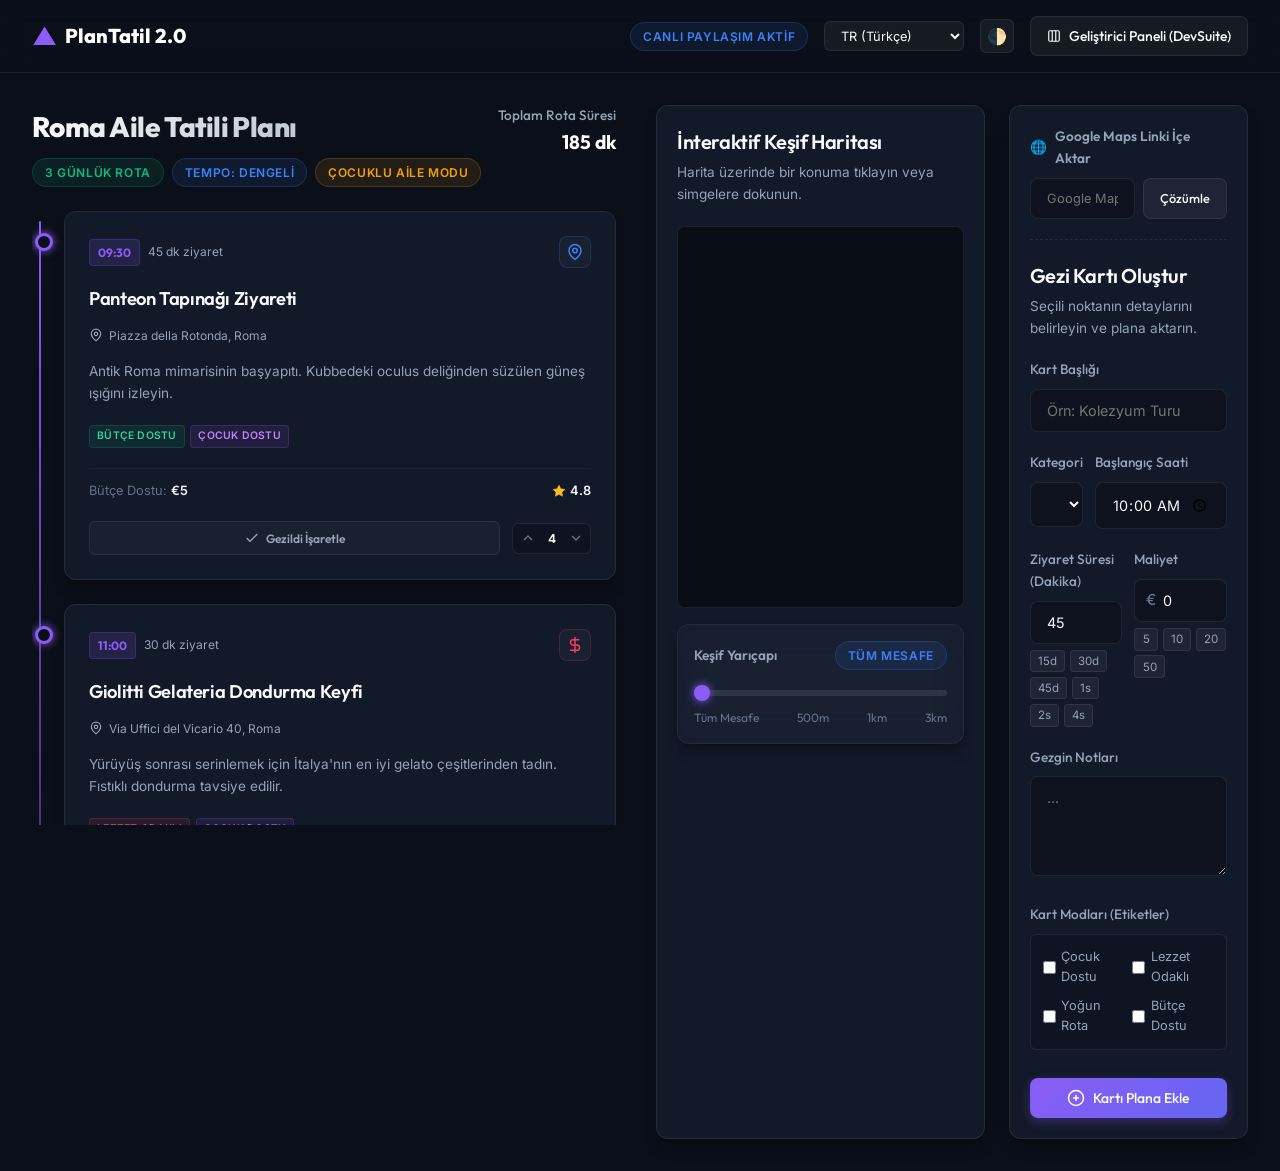
<file: src/index.html>
<!DOCTYPE html>
<html lang="tr">
<head>
    <meta charset="UTF-8">
    <meta name="viewport" content="width=device-width, initial-scale=1.0">
    <title>PlanTatil 2.0 - Roma Tatili Planı</title>
    <!-- Google Fonts -->
    <link rel="preconnect" href="https://fonts.googleapis.com">
    <link rel="preconnect" href="https://fonts.gstatic.com" crossorigin>
    <link href="https://fonts.googleapis.com/css2?family=Inter:wght@300;400;500;600;700&family=Outfit:wght@300;400;500;600;700;800&display=swap" rel="stylesheet">
    
    <!-- Shared core css -->
    <link rel="stylesheet" href="css/core.css">
    
    <style>
        body {
            background-color: var(--bg-dark);
            min-height: 100vh;
            display: flex;
            flex-direction: column;
        }
        
        .main-header {
            border-bottom: 1px solid var(--border-color);
            background: rgba(11, 15, 25, 0.8);
            backdrop-filter: blur(12px);
            position: sticky;
            top: 0;
            z-index: 100;
        }
        
        .header-content {
            display: flex;
            justify-content: space-between;
            align-items: center;
            padding: 1rem 2rem;
            max-width: 1400px;
            margin: 0 auto;
            width: 100%;
        }
        
        .brand {
            display: flex;
            align-items: center;
            gap: 0.5rem;
            font-family: var(--font-heading);
            font-weight: 800;
            font-size: 1.25rem;
            color: #fff;
            text-decoration: none;
        }
        
        .brand-icon {
            color: var(--primary);
            font-size: 1.5rem;
        }
        
        .app-layout {
            display: grid;
            grid-template-columns: 1fr 1fr;
            gap: 2rem;
            max-width: 1400px;
            margin: 0 auto;
            padding: 2rem;
            flex: 1;
            width: 100%;
        }
        
        @media (max-width: 1024px) {
            .app-layout {
                grid-template-columns: 1fr;
            }
        }
        
        .plan-column {
            display: flex;
            flex-direction: column;
            gap: 1.5rem;
            overflow-y: auto;
            max-height: 80vh;
            padding-right: 0.5rem;
        }
        
        .plan-title-area {
            display: flex;
            justify-content: space-between;
            align-items: flex-start;
        }
        
        .plan-meta {
            display: flex;
            gap: 0.5rem;
            margin-top: 0.5rem;
            flex-wrap: wrap;
        }
        
        .timeline-wrapper {
            position: relative;
            padding-left: 2rem;
            display: flex;
            flex-direction: column;
            gap: 1.5rem;
        }
        
        /* Vertical line for timeline */
        .timeline-wrapper::before {
            content: '';
            position: absolute;
            top: 10px;
            bottom: 10px;
            left: 7px;
            width: 2px;
            background: linear-gradient(180deg, var(--primary) 0%, rgba(139, 92, 246, 0.05) 100%);
            border-radius: 1px;
        }
        
        .timeline-node {
            position: relative;
        }
        
        /* Node bullet point */
        .timeline-node::after {
            content: '';
            position: absolute;
            left: -29px;
            top: 22px;
            width: 12px;
            height: 12px;
            border-radius: 50%;
            background: var(--bg-dark);
            border: 3px solid var(--primary);
            z-index: 5;
            box-shadow: 0 0 8px var(--primary);
            transition: var(--transition);
        }
        
        .timeline-node.completed::after {
            border-color: var(--secondary);
            box-shadow: 0 0 8px var(--secondary);
        }
        
        .creator-column {
            display: flex;
            flex-direction: column;
            gap: 1.5rem;
        }
        
        /* Shared css styles inside index.html for component overrides if any */
        .creator-column .map-panel {
            padding: 1.25rem !important;
        }
        .creator-column .form-panel {
            padding: 1.25rem !important;
        }
    </style>
</head>
<body>

    <!-- Header Navigation -->
    <header class="main-header">
        <div class="header-content">
            <a href="#" class="brand">
                <span class="brand-icon">▲</span> PlanTatil 2.0
            </a>
            
            <div style="display: flex; gap: 1rem; align-items: center;">
                <span class="pt-badge pt-badge-progress" id="live-share-badge">Canlı Paylaşım Aktif</span>
                
                <!-- Language Selector Dropdown -->
                <select id="lang-select" class="pt-select" style="width: auto; padding: 0.35rem 1.8rem 0.35rem 0.75rem; font-size: 0.8rem; height: auto; background-color: rgba(255,255,255,0.05); border-color: var(--border-color); color: var(--text-primary); cursor: pointer; border-radius: 6px;">
                    <option value="tr" selected>TR (Türkçe)</option>
                    <option value="en">EN (English)</option>
                </select>

                <!-- Theme Toggle Button -->
                <button id="theme-toggle-btn" class="pt-btn pt-btn-secondary" style="padding: 0.5rem; width: 34px; height: 34px; border-radius: 6px; display: flex; align-items: center; justify-content: center; font-size: 1rem;" title="Tema Değiştir">
                    🌓
                </button>

                <a href="../dev_suite.html" class="pt-btn pt-btn-secondary" id="dev-suite-link" style="padding: 0.5rem 1rem;">
                    <svg width="14" height="14" viewBox="0 0 24 24" fill="none" stroke="currentColor" stroke-width="2"><rect x="3" y="3" width="18" height="18" rx="2" ry="2"/><line x1="9" y1="3" x2="9" y2="21"/><line x1="15" y1="3" x2="15" y2="21"/></svg>
                    Geliştirici Paneli (DevSuite)
                </a>
            </div>
        </div>
    </header>

    <div class="app-layout">
        <!-- Left: Plan timeline -->
        <div class="plan-column">
            <div class="plan-title-area">
                <div>
                    <h2 class="pt-section-title" id="plan-title" style="font-size: 1.75rem; margin: 0;">Roma Aile Tatili Planı</h2>
                    <div class="plan-meta">
                        <span class="pt-badge pt-badge-completed" id="duration-unit">3 Günlük Rota</span>
                        <span class="pt-badge pt-badge-progress" id="tempo-unit">Tempo: Dengeli</span>
                        <span class="pt-badge pt-badge-planned" id="child-unit">Çocuklu Aile Modu</span>
                    </div>
                </div>
                <div style="text-align: right;">
                    <span class="pt-label" id="total-duration-lbl" style="margin: 0;">Toplam Rota Süresi</span>
                    <strong style="font-family: var(--font-heading); font-size: 1.2rem; color: #fff;" id="total-duration-display">305 dk</strong>
                </div>
            </div>
            
            <div class="timeline-wrapper" id="plan-timeline-mount">
                <!-- Travel Card components will render here -->
            </div>
        </div>
        
        <!-- Right: Map card creator -->
        <div class="creator-column">
            <div id="map-creator-mount">
                <!-- MapCardCreator component mounts here -->
            </div>
        </div>
    </div>

    <!-- Import Reusable Component scripts -->
    <script src="js/locales.js"></script>
    <script src="components/travel-card.js"></script>
    <script src="components/map-card-creator.js"></script>
    
    <script>
        // Initial Plan Stops Mock Data
        const initialStops = [
            {
                id: 'stop_1',
                title: 'Panteon Tapınağı Ziyareti',
                type: 'place',
                time: '09:30',
                duration: 45,
                cost: '€5',
                location: 'Piazza della Rotonda, Roma',
                description: 'Antik Roma mimarisinin başyapıtı. Kubbedeki oculus deliğinden süzülen güneş ışığını izleyin.',
                rating: 4.8,
                votes: 4,
                completed: false,
                modes: ['budget', 'child-friendly']
            },
            {
                id: 'stop_2',
                title: 'Giolitti Gelateria Dondurma Keyfi',
                type: 'food',
                time: '11:00',
                duration: 30,
                cost: '€6.50',
                location: 'Via Uffici del Vicario 40, Roma',
                description: 'Yürüyüş sonrası serinlemek için İtalya\'nın en iyi gelato çeşitlerinden tadın. Fıstıklı dondurma tavsiye edilir.',
                rating: 4.7,
                votes: 9,
                completed: false,
                modes: ['gourmet', 'child-friendly']
            },
            {
                id: 'stop_3',
                title: 'Kolezyum Rehberli Turu',
                type: 'place',
                time: '13:00',
                duration: 110,
                cost: '€25',
                location: 'Piazza del Colosseo, Roma',
                description: 'Gladyatör giriş tüneli ve arena zeminine erişim dahil. Giriş saatinizden 15 dakika önce kapıda olun.',
                rating: 4.9,
                votes: 5,
                completed: false,
                modes: ['heavy']
            }
        ];

        const timelineMount = document.getElementById('plan-timeline-mount');
        const mapMount = document.getElementById('map-creator-mount');
        const durationDisplay = document.getElementById('total-duration-display');
        
        let loadedStops = [...initialStops];
        let cardInstances = [];
        let currentLang = 'tr';

        function calculateTotalDuration() {
            const total = loadedStops.reduce((sum, stop) => sum + stop.duration, 0);
            const unit = currentLang === 'tr' ? 'dk' : 'min';
            durationDisplay.textContent = `${total} ${unit}`;
        }

        function renderTimeline() {
            timelineMount.innerHTML = '';
            cardInstances = [];
            
            // Sort by time
            loadedStops.sort((a, b) => a.time.localeCompare(b.time));
            
            loadedStops.forEach(stop => {
                const nodeDiv = document.createElement('div');
                nodeDiv.className = `timeline-node ${stop.completed ? 'completed' : ''}`;
                
                const card = new TravelCard(stop, {
                    compact: false,
                    interactive: true,
                    lang: currentLang,
                    onStateChange: (updatedData) => {
                        const idx = loadedStops.findIndex(s => s.id === updatedData.id);
                        if (idx !== -1) {
                            loadedStops[idx] = updatedData;
                            nodeDiv.className = `timeline-node ${updatedData.completed ? 'completed' : ''}`;
                        }
                    }
                });
                
                card.render(nodeDiv);
                timelineMount.appendChild(nodeDiv);
                cardInstances.push(card);
            });
            
            calculateTotalDuration();
        }

        function updateStaticTexts() {
            const dictionary = PLAN_TATIL_LOCALES[currentLang];
            document.getElementById('live-share-badge').textContent = dictionary.live_share;
            document.getElementById('dev-suite-link').innerHTML = `
                <svg width="14" height="14" viewBox="0 0 24 24" fill="none" stroke="currentColor" stroke-width="2"><rect x="3" y="3" width="18" height="18" rx="2" ry="2"/><line x1="9" y1="3" x2="9" y2="21"/><line x1="15" y1="3" x2="15" y2="21"/></svg>
                ${dictionary.dev_panel}
            `;
            document.getElementById('total-duration-lbl').textContent = dictionary.total_duration;
            
            // Translate header blocks
            document.getElementById('plan-title').textContent = currentLang === 'tr' ? 'Roma Aile Tatili Planı' : 'Rome Family Trip Plan';
            document.getElementById('duration-unit').textContent = currentLang === 'tr' ? '3 Günlük Rota' : '3-Day Route';
            document.getElementById('tempo-unit').textContent = currentLang === 'tr' ? 'Tempo: Dengeli' : 'Pace: Balanced';
            document.getElementById('child-unit').textContent = currentLang === 'tr' ? 'Çocuklu Aile Modu' : 'Child Friendly Mode';
        }

        // Initialize Map Card Creator Component
        const mapCreator = new MapCardCreator({
            lang: currentLang,
            onCardCreated: (newCardData) => {
                loadedStops.push(newCardData);
                renderTimeline();
                
                // Alert confirmation style animation
                const dictionary = PLAN_TATIL_LOCALES[currentLang];
                const alertBanner = document.createElement('div');
                alertBanner.className = 'pt-badge pt-badge-completed animate-fade-in';
                alertBanner.style.position = 'fixed';
                alertBanner.style.bottom = '2rem';
                alertBanner.style.right = '2rem';
                alertBanner.style.zIndex = '1000';
                alertBanner.style.boxShadow = 'var(--shadow-lg)';
                alertBanner.style.padding = '0.75rem 1.5rem';
                
                const alertText = currentLang === 'tr' 
                    ? `✔ "${newCardData.title}" rota zaman çizelgesine eklendi!` 
                    : `✔ "${newCardData.title}" added to trip timeline!`;
                alertBanner.innerHTML = alertText;
                
                document.body.appendChild(alertBanner);
                
                setTimeout(() => {
                    alertBanner.remove();
                }, 3000);
            }
        });
        
        // Language selector change listener
        const langSelect = document.getElementById('lang-select');
        langSelect.addEventListener('change', (e) => {
            currentLang = e.target.value;
            
            // Update static titles
            updateStaticTexts();
            
            // Update Map Creator and re-render
            mapCreator.options.lang = currentLang;
            mapMount.innerHTML = '';
            mapCreator.render(mapMount);
            
            // Re-render timeline with new language
            renderTimeline();
        });

        // Theme initialization & Toggle
        const savedTheme = localStorage.getItem('plantatil_theme') || 'dark';
        if (savedTheme === 'light') {
            document.body.classList.add('light-mode');
        }

        const themeToggleBtn = document.getElementById('theme-toggle-btn');
        themeToggleBtn.addEventListener('click', () => {
            const isLight = document.body.classList.toggle('light-mode');
            localStorage.setItem('plantatil_theme', isLight ? 'light' : 'dark');
            if (mapCreator && typeof mapCreator.updateMapTheme === 'function') {
                mapCreator.updateMapTheme();
            }
        });

        // Render initial view
        updateStaticTexts();
        renderTimeline();
        mapCreator.render(mapMount);
    </script>
</body>
</html>
</file>
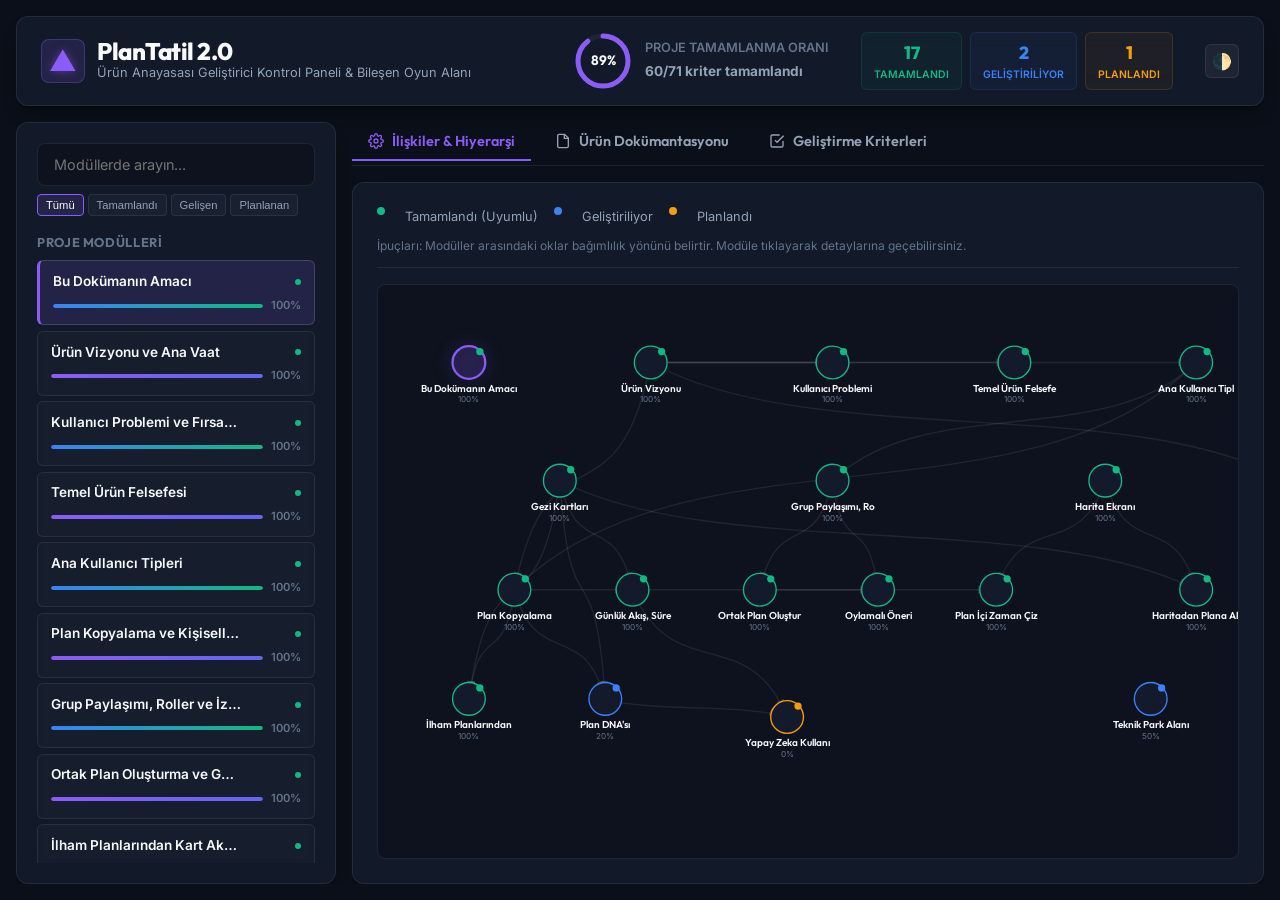
<file: dev_suite.html>
<!DOCTYPE html>
<html lang="tr">
<head>
    <meta charset="UTF-8">
    <meta name="viewport" content="width=device-width, initial-scale=1.0">
    <title>PlanTatil 2.0 - Modüler Geliştirici Paneli (DevSuite)</title>
    <!-- Google Fonts -->
    <link rel="preconnect" href="https://fonts.googleapis.com">
    <link rel="preconnect" href="https://fonts.gstatic.com" crossorigin>
    <link href="https://fonts.googleapis.com/css2?family=Inter:wght@300;400;500;600;700&family=Outfit:wght@300;400;500;600;700;800&display=swap" rel="stylesheet">
    
    <!-- Link to dashboard css -->
    <link rel="stylesheet" href="src/css/core.css?v=1.0.0">
    <link rel="stylesheet" href="dev_suite.css?v=1.0.0">
</head>
<body>

    <div class="dev-app-container">
        <!-- Header Section -->
        <header class="dev-header pt-card">
            <div class="header-main-info">
                <div class="logo-wrapper">
                    <span class="logo-icon">▲</span>
                    <div>
                        <h1 class="project-title">PlanTatil 2.0</h1>
                        <p class="project-tagline">Ürün Anayasası Geliştirici Kontrol Paneli & Bileşen Oyun Alanı</p>
                    </div>
                </div>
            </div>
            
            <!-- Global Metrics -->
            <div class="global-metrics">
                <div class="metric-item">
                    <div class="metric-circle-wrapper">
                        <svg class="progress-ring" width="60" height="60">
                            <circle class="progress-ring__background" cx="30" cy="30" r="25"></circle>
                            <circle class="progress-ring__circle" id="project-progress-circle" cx="30" cy="30" r="25"></circle>
                        </svg>
                        <span class="progress-val" id="project-progress-text">0%</span>
                    </div>
                    <div>
                        <span class="metric-lbl">Proje Tamamlanma Oranı</span>
                        <span class="metric-sub" id="checked-criteria-ratio">0/0 kriter tamamlandı</span>
                    </div>
                </div>
                
                <div class="metric-stats">
                    <div class="stat-badge completed">
                        <span class="stat-count" id="count-completed">0</span>
                        <span class="stat-lbl">Tamamlandı</span>
                    </div>
                    <div class="stat-badge progress">
                        <span class="stat-count" id="count-progress">0</span>
                        <span class="stat-lbl">Geliştiriliyor</span>
                    </div>
                    <div class="stat-badge planned">
                        <span class="stat-count" id="count-planned">0</span>
                        <span class="stat-lbl">Planlandı</span>
                    </div>
                </div>

                <!-- Theme Toggle Button -->
                <button id="theme-toggle-btn" class="pt-btn pt-btn-secondary" style="padding: 0.5rem; width: 34px; height: 34px; border-radius: 6px; display: flex; align-items: center; justify-content: center; font-size: 1rem;" title="Tema Değiştir">
                    🌓
                </button>
            </div>
        </header>
        
        <div class="dev-workspace-layout">
            <!-- Sidebar Navigation -->
            <aside class="dev-sidebar pt-card">
                <div class="sidebar-search-box">
                    <input type="text" id="module-search" class="pt-input" placeholder="Modüllerde arayın...">
                    <div class="sidebar-filters">
                        <button class="filter-chip active" data-status="all">Tümü</button>
                        <button class="filter-chip" data-status="completed">Tamamlandı</button>
                        <button class="filter-chip" data-status="in_progress">Gelişen</button>
                        <button class="filter-chip" data-status="planned">Planlanan</button>
                    </div>
                </div>
                
                <div class="sidebar-list-wrapper">
                    <h3 class="list-heading">Proje Modülleri</h3>
                    <ul class="module-nav-list" id="module-nav-list">
                        <!-- Placed dynamically by JS -->
                    </ul>
                </div>
            </aside>
            
            <!-- Main Content Area -->
            <main class="dev-main-content">
                <!-- Navigation Tabs -->
                <div class="tab-navigation-bar">
                    <button class="tab-btn active" data-tab="graph-tab">
                        <svg width="16" height="16" viewBox="0 0 24 24" fill="none" stroke="currentColor" stroke-width="2"><circle cx="12" cy="12" r="3"/><path d="M19.4 15a1.65 1.65 0 0 0 .33 1.82l.06.06a2 2 0 1 1-2.83 2.83l-.06-.06a1.65 1.65 0 0 0-1.82-.33 1.65 1.65 0 0 0-1 1.51V21a2 2 0 0 1-4 0v-.09A1.65 1.65 0 0 0 9 19.4a1.65 1.65 0 0 0-1.82.33l-.06.06a2 2 0 1 1-2.83-2.83l.06-.06a1.65 1.65 0 0 0 .33-1.82 1.65 1.65 0 0 0-1.51-1H3a2 2 0 0 1 0-4h.09A1.65 1.65 0 0 0 4.6 9a1.65 1.65 0 0 0-.33-1.82l-.06-.06a2 2 0 1 1 2.83-2.83l.06.06a1.65 1.65 0 0 0 1.82.33H9a1.65 1.65 0 0 0 1-1.51V3a2 2 0 0 1 4 0v.09a1.65 1.65 0 0 0 1 1.51 1.65 1.65 0 0 0 1.82-.33l.06-.06a2 2 0 1 1 2.83 2.83l-.06.06a1.65 1.65 0 0 0-.33 1.82V9a1.65 1.65 0 0 0 1.51 1H21a2 2 0 0 1 0 4h-.09a1.65 1.65 0 0 0-1.51 1z"/></svg>
                        İlişkiler & Hiyerarşi
                    </button>
                    <button class="tab-btn" data-tab="doc-tab">
                        <svg width="16" height="16" viewBox="0 0 24 24" fill="none" stroke="currentColor" stroke-width="2"><path d="M14.5 2H6a2 2 0 0 0-2 2v16a2 2 0 0 0 2 2h12a2 2 0 0 0 2-2V7.5L14.5 2z"/><polyline points="14 2 14 8 20 8"/></svg>
                        Ürün Dokümantasyonu
                    </button>
                    <button class="tab-btn" data-tab="criteria-tab">
                        <svg width="16" height="16" viewBox="0 0 24 24" fill="none" stroke="currentColor" stroke-width="2"><path d="m9 11 3 3L22 4"/><path d="M21 12v7a2 2 0 0 1-2 2H5a2 2 0 0 1-2-2V5a2 2 0 0 1 2-2h11"/></svg>
                        Geliştirme Kriterleri
                    </button>
                    <button class="tab-btn" data-tab="sandbox-tab" id="tab-sandbox-btn">
                        <svg width="16" height="16" viewBox="0 0 24 24" fill="none" stroke="currentColor" stroke-width="2"><rect x="2" y="3" width="20" height="14" rx="2" ry="2"/><line x1="8" y1="21" x2="16" y2="21"/><line x1="12" y1="17" x2="12" y2="21"/></svg>
                        İzole Oyun Alanı (Sandbox)
                    </button>
                </div>
                
                <!-- Tab Panel: Interactive Graph -->
                <div class="tab-panel active pt-card" id="graph-tab">
                    <div class="graph-header-controls">
                        <div class="graph-legend">
                            <span class="legend-dot completed"></span> Tamamlandı (Uyumlu)
                            <span class="legend-dot progress"></span> Geliştiriliyor
                            <span class="legend-dot planned"></span> Planlandı
                        </div>
                        <span class="graph-tip-text">İpuçları: Modüller arasındaki oklar bağımlılık yönünü belirtir. Modüle tıklayarak detaylarına geçebilirsiniz.</span>
                    </div>
                    
                    <div class="graph-view-wrapper">
                        <!-- Dynamic SVG Dependency Graph -->
                        <svg id="dependency-graph-svg" viewBox="0 0 1100 600">
                            <!-- Definitions for SVG arrows markers -->
                            <defs>
                                <marker id="arrow" viewBox="0 0 10 10" refX="22" refY="5" markerWidth="6" markerHeight="6" orient="auto-start-reverse">
                                    <path d="M 0 0 L 10 5 L 0 10 z" fill="rgba(255,255,255,0.15)"/>
                                </marker>
                                <marker id="arrow-active" viewBox="0 0 10 10" refX="22" refY="5" markerWidth="6" markerHeight="6" orient="auto-start-reverse">
                                    <path d="M 0 0 L 10 5 L 0 10 z" fill="#8b5cf6"/>
                                </marker>
                            </defs>
                            
                            <!-- Graph connection lines will be placed here -->
                            <g id="graph-links-group"></g>
                            
                            <!-- Graph nodes will be placed here -->
                            <g id="graph-nodes-group"></g>
                        </svg>
                    </div>
                </div>
                
                <!-- Tab Panel: Documentation -->
                <div class="tab-panel pt-card" id="doc-tab">
                    <div class="doc-meta-info">
                        <div class="doc-title-bar">
                            <h2 class="doc-main-title" id="selected-module-title">Modül Seçin</h2>
                            <span class="pt-badge" id="selected-module-badge">PLANNED</span>
                        </div>
                        <div class="progress-bar-container">
                            <span class="bar-lbl">İlerleme Derecesi</span>
                            <div class="bar-outer">
                                <div class="bar-inner" id="selected-module-progress-bar" style="width: 0%;"></div>
                            </div>
                            <span class="bar-percent" id="selected-module-progress-text">0%</span>
                        </div>
                    </div>
                    
                    <div class="markdown-rendered-view" id="module-document-content">
                        <!-- Markdown HTML Rendered Here -->
                        <p class="empty-select-message">Lütfen sol panelden veya grafik üzerinden incelemek istediğiniz modülü seçin.</p>
                    </div>
                </div>
                
                <!-- Tab Panel: Criteria Checklist -->
                <div class="tab-panel pt-card" id="criteria-tab">
                    <div class="checklist-header">
                        <h3>Geliştirme & Oluşturulma Kriterleri</h3>
                        <p class="checklist-subtitle">Modülün tamamlanma yüzdesini belirleyen kritik maddeler. İşaretledikçe ilerleme güncellenir.</p>
                    </div>
                    
                    <div class="checklist-wrapper" id="criteria-checklist-container">
                        <!-- Checkbox checklist generated dynamically -->
                        <p class="empty-select-message">Lütfen önce bir modül seçin.</p>
                    </div>
                </div>
                
                <!-- Tab Panel: Component Sandbox -->
                <div class="tab-panel pt-card" id="sandbox-tab">
                    <div class="sandbox-header-info">
                        <h3 id="sandbox-component-title">Bileşen Oyun Alanı</h3>
                        <p id="sandbox-component-subtitle">Bu modüle ait bir oyun alanı bulunmamaktadır.</p>
                    </div>
                    
                    <div class="sandbox-frame-wrapper" id="sandbox-frame-container">
                        <!-- Iframe injected dynamically -->
                        <div class="no-sandbox-state">
                            <svg width="48" height="48" viewBox="0 0 24 24" fill="none" stroke="currentColor" stroke-width="1.5"><rect x="3" y="3" width="18" height="18" rx="2"/><path d="M9 17v-4M15 17v-8M12 17v-6"/></svg>
                            <p>Seçilen modül sadece kavramsal veya dokümantasyoneldir.</p>
                            <span>Bu modülün görsel arayüz / frontend bileşeni bulunmamaktadır.</span>
                        </div>
                    </div>
                </div>
            </main>
        </div>
    </div>

    <!-- Import pre-compiled modules data -->
    <script src="src/js/modules_data.js?v=1.0.0"></script>
    <!-- Import dashboard logic script -->
    <script src="dev_suite.js?v=1.0.0"></script>
</body>
</html>
</file>
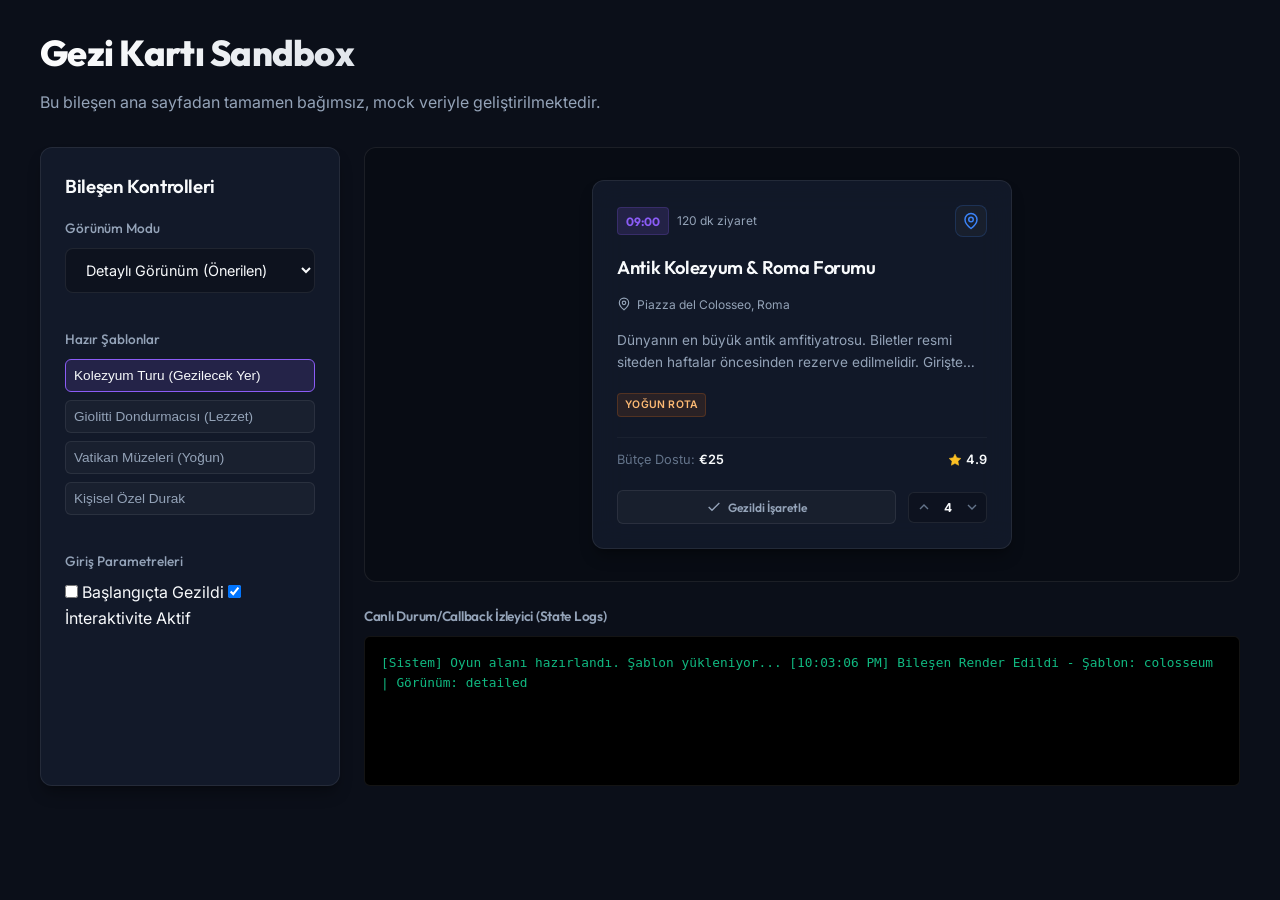
<file: src/playgrounds/travel-card-playground.html>
<!DOCTYPE html>
<html lang="tr">
<head>
    <meta charset="UTF-8">
    <meta name="viewport" content="width=device-width, initial-scale=1.0">
    <title>Gezi Kartı Oyun Alanı (Sandbox) - PlanTatil 2.0</title>
    <!-- Shared core css -->
    <link rel="stylesheet" href="../css/core.css?v=1.0.0">
    
    <style>
        body {
            padding: 1.5rem;
            background: var(--bg-dark);
            color: var(--text-primary);
            transition: var(--transition);
        }
        
        .playground-wrapper {
            display: grid;
            grid-template-columns: 300px 1fr;
            gap: 1.5rem;
            max-width: 1200px;
            margin: 0 auto;
        }
        
        @media (max-width: 768px) {
            .playground-wrapper {
                grid-template-columns: 1fr;
            }
        }
        
        .controls-panel {
            display: flex;
            flex-direction: column;
            gap: 1rem;
        }
        
        .preview-panel {
            display: flex;
            flex-direction: column;
            gap: 1.5rem;
        }
        
        .preset-list {
            display: flex;
            flex-direction: column;
            gap: 0.5rem;
        }
        
        .preset-btn {
            background: rgba(255, 255, 255, 0.03);
            border: 1px solid var(--border-color);
            color: var(--text-secondary);
            padding: 0.5rem;
            border-radius: 6px;
            cursor: pointer;
            text-align: left;
            font-size: 0.85rem;
            transition: var(--transition);
        }
        
        .preset-btn:hover, .preset-btn.active {
            background: var(--primary-glow);
            color: var(--text-primary);
            border-color: var(--primary);
        }
        
        .preview-stage {
            background: rgba(0, 0, 0, 0.2);
            border: 1px solid var(--border-color);
            border-radius: var(--radius-md);
            padding: 2rem;
            display: flex;
            justify-content: center;
            align-items: center;
            min-height: 350px;
        }
        
        .preview-stage .travel-card {
            width: 100%;
            max-width: 420px;
        }
        
        .preview-stage.compact-active .travel-card {
            max-width: 500px;
        }
        
        .state-log {
            background: #000;
            border: 1px solid var(--border-color);
            font-family: monospace;
            font-size: 0.8rem;
            color: #10b981;
            padding: 1rem;
            border-radius: 6px;
            height: 150px;
            overflow-y: auto;
        }
        
        .log-title {
            font-family: var(--font-heading);
            font-size: 0.85rem;
            color: var(--text-secondary);
            margin-bottom: 0.5rem;
        }
    </style>
</head>
<body>

    <div class="pt-section-header" style="max-width: 1200px; margin: 0 auto 1.5rem auto;">
        <h1 class="pt-section-title">Gezi Kartı Sandbox</h1>
        <p class="pt-section-subtitle">Bu bileşen ana sayfadan tamamen bağımsız, mock veriyle geliştirilmektedir.</p>
    </div>

    <div class="playground-wrapper">
        <!-- Controls Side Panel -->
        <div class="controls-panel pt-card">
            <h3>Bileşen Kontrolleri</h3>
            
            <div class="pt-form-group">
                <label class="pt-label">Görünüm Modu</label>
                <select id="view-mode-select" class="pt-select">
                    <option value="detailed">Detaylı Görünüm (Önerilen)</option>
                    <option value="compact">Kompakt Liste Görünümü</option>
                </select>
            </div>
            
            <div class="pt-form-group">
                <label class="pt-label">Hazır Şablonlar</label>
                <div class="preset-list">
                    <button class="preset-btn active" data-preset="colosseum">Kolezyum Turu (Gezilecek Yer)</button>
                    <button class="preset-btn" data-preset="giolitti">Giolitti Dondurmacısı (Lezzet)</button>
                    <button class="preset-btn" data-preset="vatican">Vatikan Müzeleri (Yoğun)</button>
                    <button class="preset-btn" data-preset="custom">Kişisel Özel Durak</button>
                </div>
            </div>
            
            <div class="pt-form-group">
                <label class="pt-label">Giriş Parametreleri</label>
                <label class="checkbox-label" style="margin-bottom: 0.5rem;">
                    <input type="checkbox" id="param-completed"> Başlangıçta Gezildi
                </label>
                <label class="checkbox-label">
                    <input type="checkbox" id="param-interactive" checked> İnteraktivite Aktif
                </label>
            </div>
        </div>
        
        <!-- Live Preview Panel -->
        <div class="preview-panel">
            <div class="preview-stage" id="preview-stage">
                <!-- Travel Card Rendered Here -->
            </div>
            
            <div>
                <h4 class="log-title">Canlı Durum/Callback İzleyici (State Logs)</h4>
                <div class="state-log" id="state-log">
                    [Sistem] Oyun alanı hazırlandı. Şablon yükleniyor...
                </div>
            </div>
        </div>
    </div>

    <!-- Import translation dictionary and travel card component script -->
    <script src="../js/locales.js?v=1.0.0"></script>
    <script src="../components/travel-card.js?v=1.0.0"></script>
    
    <script>
        // Sync light/dark theme from localStorage immediately on load
        const savedTheme = localStorage.getItem('plantatil_theme') || 'dark';
        if (savedTheme === 'light') {
            document.body.classList.add('light-mode');
        }

        // Presets database
        const presets = {
            colosseum: {
                title: 'Antik Kolezyum & Roma Forumu',
                type: 'place',
                time: '09:00',
                duration: 120,
                cost: '€25',
                location: 'Piazza del Colosseo, Roma',
                description: 'Dünyanın en büyük antik amfitiyatrosu. Biletler resmi siteden haftalar öncesinden rezerve edilmelidir. Girişte kimlik kontrolü var.',
                rating: 4.9,
                votes: 4,
                completed: false,
                modes: ['heavy']
            },
            giolitti: {
                title: 'Giolitti Gelateria Tarihi Dondurma',
                type: 'food',
                time: '14:30',
                duration: 25,
                cost: '€6',
                location: 'Via Uffici del Vicario 40, Roma',
                description: 'Roma\'nın en ünlü ve en eski dondurmacılarından biri. Önce kasadan fişinizi alın, sonra dondurma tezgahına sıraya girin.',
                rating: 4.7,
                votes: 12,
                completed: false,
                modes: ['gourmet', 'child-friendly']
            },
            vatican: {
                title: 'Vatikan Müzeleri & Sistine Şapeli Girişi',
                type: 'place',
                time: '10:30',
                duration: 180,
                cost: '€30',
                location: 'Viale Vaticano, Roma',
                description: 'Michelangelo\'nun ikonik tavan fresklerini barındırır. Yoğun güvenlik sırası bekletir. Sabah erken veya geç öğleden sonra seansları tercih edilebilir.',
                rating: 4.8,
                votes: 7,
                completed: true,
                modes: ['heavy']
            },
            custom: {
                title: 'Kişisel Özel Mola Noktası',
                type: 'coffee',
                time: '17:00',
                duration: 40,
                cost: '€4.50',
                location: 'Navona Çevresi',
                description: 'Gezinti arasında espresso ve tiramisu molası için harika bir yerel kahve dükkanı.',
                rating: 4.5,
                votes: 1,
                completed: false,
                modes: ['budget']
            }
        };

        const stage = document.getElementById('preview-stage');
        const log = document.getElementById('state-log');
        const viewSelect = document.getElementById('view-mode-select');
        const compCheck = document.getElementById('param-completed');
        const interCheck = document.getElementById('param-interactive');
        
        let currentPreset = 'colosseum';
        let cardInstance = null;

        function addLog(msg) {
            const time = new Date().toLocaleTimeString();
            log.innerHTML += `\n[${time}] ${msg}`;
            log.scrollTop = log.scrollHeight;
        }

        function renderCard() {
            stage.innerHTML = '';
            
            // Get preset data
            const baseData = JSON.parse(JSON.stringify(presets[currentPreset]));
            
            // Override preset with manual params
            baseData.completed = compCheck.checked;
            
            const isCompact = viewSelect.value === 'compact';
            
            // Toggle stage CSS class
            if (isCompact) {
                stage.classList.add('compact-active');
            } else {
                stage.classList.remove('compact-active');
            }
            
            cardInstance = new TravelCard(baseData, {
                compact: isCompact,
                interactive: interCheck.checked,
                onStateChange: (updatedData) => {
                    addLog(`Callback Tetiklendi - Kart ID: ${updatedData.id} | Gezildi: ${updatedData.completed} | Oy: ${updatedData.votes} (${updatedData.userVote || 'Yok'})`);
                }
            });
            
            cardInstance.render(stage);
            addLog(`Bileşen Render Edildi - Şablon: ${currentPreset} | Görünüm: ${viewSelect.value}`);
        }

        // Preset buttons handlers
        document.querySelectorAll('.preset-btn').forEach(btn => {
            btn.addEventListener('click', () => {
                document.querySelectorAll('.preset-btn').forEach(b => b.classList.remove('active'));
                btn.classList.add('active');
                currentPreset = btn.getAttribute('data-preset');
                
                // Keep completed checkbox synced with preset initial values on switch
                compCheck.checked = presets[currentPreset].completed;
                
                renderCard();
            });
        });

        // Controls listeners
        viewSelect.addEventListener('change', renderCard);
        compCheck.addEventListener('change', renderCard);
        interCheck.addEventListener('change', renderCard);

        // Initial render
        renderCard();
    </script>
</body>
</html>
</file>
<file: src/css/core.css>
@import url('https://fonts.googleapis.com/css2?family=Inter:wght@300;400;500;600;700&family=Outfit:wght@300;400;500;600;700;800&display=swap');

:root {
    /* Color Palette */
    --bg-dark: #0b0f19;
    --bg-card: rgba(22, 30, 49, 0.7);
    --bg-card-hover: rgba(29, 39, 63, 0.85);
    --border-color: rgba(255, 255, 255, 0.08);
    --border-color-hover: rgba(255, 255, 255, 0.15);
    
    --text-primary: #f8fafc;
    --text-secondary: #94a3b8;
    --text-muted: #64748b;
    
    --primary: #8b5cf6;
    --primary-glow: rgba(139, 92, 246, 0.15);
    --primary-gradient: linear-gradient(135deg, #8b5cf6 0%, #6366f1 100%);
    
    --secondary: #10b981;
    --secondary-gradient: linear-gradient(135deg, #10b981 0%, #059669 100%);
    
    --accent: #f43f5e;
    --accent-gradient: linear-gradient(135deg, #f43f5e 0%, #d97706 100%);
    
    --completed: #10b981;
    --in-progress: #3b82f6;
    --planned: #f59e0b;
    
    --completed-bg: rgba(16, 185, 129, 0.1);
    --in-progress-bg: rgba(59, 130, 246, 0.1);
    --planned-bg: rgba(245, 158, 11, 0.1);
    
    /* Font families */
    --font-heading: 'Outfit', 'Inter', sans-serif;
    --font-body: 'Inter', sans-serif;
    
    /* Effects & Transitions */
    --radius-sm: 8px;
    --radius-md: 12px;
    --radius-lg: 20px;
    --shadow-sm: 0 4px 6px -1px rgba(0, 0, 0, 0.1), 0 2px 4px -2px rgba(0, 0, 0, 0.1);
    --shadow-md: 0 10px 15px -3px rgba(0, 0, 0, 0.3), 0 4px 6px -4px rgba(0, 0, 0, 0.3);
    --shadow-lg: 0 20px 25px -5px rgba(0, 0, 0, 0.5), 0 8px 10px -6px rgba(0, 0, 0, 0.5);
    --glow-primary: 0 0 25px rgba(139, 92, 246, 0.25);
    
    --transition: all 0.3s cubic-bezier(0.4, 0, 0.2, 1);
}

/* Base Styles */
* {
    box-sizing: border-box;
    margin: 0;
    padding: 0;
}

body {
    background-color: var(--bg-dark);
    color: var(--text-primary);
    font-family: var(--font-body);
    line-height: 1.6;
    -webkit-font-smoothing: antialiased;
}

h1, h2, h3, h4, h5, h6 {
    font-family: var(--font-heading);
    font-weight: 600;
    letter-spacing: -0.02em;
}

/* Scrollbar Styles */
::-webkit-scrollbar {
    width: 6px;
    height: 6px;
}
::-webkit-scrollbar-track {
    background: rgba(0, 0, 0, 0.2);
}
::-webkit-scrollbar-thumb {
    background: rgba(255, 255, 255, 0.1);
    border-radius: 4px;
}
::-webkit-scrollbar-thumb:hover {
    background: rgba(255, 255, 255, 0.25);
}

/* Core Design System Utilities */
.pt-container {
    max-width: 1400px;
    margin: 0 auto;
    padding: 2rem;
}

/* Cards & Glassmorphism */
.pt-card {
    background: var(--bg-card);
    backdrop-filter: blur(16px);
    -webkit-backdrop-filter: blur(16px);
    border: 1px solid var(--border-color);
    border-radius: var(--radius-md);
    padding: 1.5rem;
    box-shadow: var(--shadow-md);
    transition: var(--transition);
}

.pt-card:hover {
    background: var(--bg-card-hover);
    border-color: var(--border-color-hover);
    transform: translateY(-2px);
    box-shadow: var(--shadow-lg);
}

.pt-card-header {
    margin-bottom: 1rem;
    display: flex;
    justify-content: space-between;
    align-items: center;
}

/* Badges */
.pt-badge {
    display: inline-flex;
    align-items: center;
    gap: 0.5rem;
    padding: 0.25rem 0.75rem;
    border-radius: 9999px;
    font-size: 0.75rem;
    font-weight: 600;
    letter-spacing: 0.05em;
    text-transform: uppercase;
}

.pt-badge-completed {
    background-color: var(--completed-bg);
    color: var(--completed);
    border: 1px solid rgba(16, 185, 129, 0.2);
}

.pt-badge-progress {
    background-color: var(--in-progress-bg);
    color: var(--in-progress);
    border: 1px solid rgba(59, 130, 246, 0.2);
}

.pt-badge-planned {
    background-color: var(--planned-bg);
    color: var(--planned);
    border: 1px solid rgba(245, 158, 11, 0.2);
}

/* Buttons */
.pt-btn {
    font-family: var(--font-heading);
    font-weight: 500;
    font-size: 0.875rem;
    display: inline-flex;
    align-items: center;
    justify-content: center;
    gap: 0.5rem;
    padding: 0.625rem 1.25rem;
    border-radius: var(--radius-sm);
    cursor: pointer;
    border: 1px solid transparent;
    transition: var(--transition);
    text-decoration: none;
}

.pt-btn-primary {
    background: var(--primary-gradient);
    color: #fff;
    box-shadow: 0 4px 12px rgba(139, 92, 246, 0.3);
}

.pt-btn-primary:hover {
    box-shadow: 0 4px 20px rgba(139, 92, 246, 0.5), var(--glow-primary);
    transform: translateY(-1px);
}

.pt-btn-secondary {
    background: rgba(255, 255, 255, 0.05);
    color: var(--text-primary);
    border-color: var(--border-color);
}

.pt-btn-secondary:hover {
    background: rgba(255, 255, 255, 0.1);
    border-color: var(--border-color-hover);
}

/* Input Fields */
.pt-form-group {
    margin-bottom: 1.25rem;
}

.pt-label {
    display: block;
    font-family: var(--font-heading);
    font-size: 0.85rem;
    color: var(--text-secondary);
    margin-bottom: 0.5rem;
    font-weight: 500;
}

.pt-input, .pt-select, .pt-textarea {
    width: 100%;
    background: rgba(0, 0, 0, 0.25);
    border: 1px solid var(--border-color);
    border-radius: var(--radius-sm);
    padding: 0.75rem 1rem;
    color: var(--text-primary);
    font-family: var(--font-body);
    font-size: 0.9rem;
    transition: var(--transition);
    outline: none;
}

.pt-input:focus, .pt-select:focus, .pt-textarea:focus {
    border-color: var(--primary);
    background: rgba(0, 0, 0, 0.4);
    box-shadow: 0 0 10px rgba(139, 92, 246, 0.15);
}

.pt-textarea {
    min-height: 100px;
    resize: vertical;
}

/* Grid System */
.pt-grid-3 {
    display: grid;
    grid-template-columns: repeat(auto-fill, minmax(320px, 1fr));
    gap: 1.5rem;
}

.pt-grid-2 {
    display: grid;
    grid-template-columns: repeat(auto-fill, minmax(450px, 1fr));
    gap: 1.5rem;
}

/* Section Header styling */
.pt-section-title {
    font-size: 2.25rem;
    font-weight: 800;
    margin-bottom: 0.5rem;
    background: linear-gradient(135deg, #ffffff 0%, #94a3b8 100%);
    -webkit-background-clip: text;
    -webkit-text-fill-color: transparent;
}

.pt-section-subtitle {
    color: var(--text-secondary);
    font-size: 1rem;
    margin-bottom: 2rem;
}

/* Tooltips & Animations */
@keyframes fadeIn {
    from { opacity: 0; transform: translateY(8px); }
    to { opacity: 1; transform: translateY(0); }
}

.animate-fade-in {
    animation: fadeIn 0.4s cubic-bezier(0.16, 1, 0.3, 1) forwards;
}

/* ==========================================================================
   Light Mode Theme Overrides
   ========================================================================== */
.light-mode {
    --bg-dark: #f8fafc;
    --bg-card: rgba(255, 255, 255, 0.85);
    --bg-card-hover: rgba(255, 255, 255, 0.98);
    --border-color: rgba(15, 23, 42, 0.08);
    --border-color-hover: rgba(15, 23, 42, 0.15);
    
    --text-primary: #0f172a;
    --text-secondary: #475569;
    --text-muted: #64748b;
    
    --primary-glow: rgba(139, 92, 246, 0.08);
    
    --completed-bg: rgba(16, 185, 129, 0.08);
    --in-progress-bg: rgba(59, 130, 246, 0.08);
    --planned-bg: rgba(245, 158, 11, 0.08);
    
    --shadow-sm: 0 4px 6px -1px rgba(0, 0, 0, 0.05), 0 2px 4px -2px rgba(0, 0, 0, 0.05);
    --shadow-md: 0 10px 15px -3px rgba(0, 0, 0, 0.08), 0 4px 6px -4px rgba(0, 0, 0, 0.08);
    --shadow-lg: 0 20px 25px -5px rgba(0, 0, 0, 0.12), 0 8px 10px -6px rgba(0, 0, 0, 0.12);
}

.light-mode .pt-section-title {
    background: linear-gradient(135deg, #0f172a 0%, #334155 100%);
    -webkit-background-clip: text;
    -webkit-text-fill-color: transparent;
}

.light-mode .pt-input,
.light-mode .pt-select,
.light-mode .pt-textarea {
    background: #ffffff;
    border-color: rgba(15, 23, 42, 0.12);
    color: #0f172a;
}

.light-mode .pt-input:focus,
.light-mode .pt-select:focus,
.light-mode .pt-textarea:focus {
    background: #ffffff;
    border-color: var(--primary);
    box-shadow: 0 0 10px rgba(139, 92, 246, 0.1);
}

/* Light mode specific map adjustments */
.light-mode .leaflet-container {
    background: #f1f5f9 !important;
}

.light-mode .leaflet-popup-content-wrapper {
    background: rgba(255, 255, 255, 0.95) !important;
    border-color: rgba(15, 23, 42, 0.1) !important;
    box-shadow: 0 10px 25px -5px rgba(0, 0, 0, 0.15) !important;
}

.light-mode .leaflet-popup-tip {
    background: rgba(255, 255, 255, 0.95) !important;
    border-left: 1px solid rgba(15, 23, 42, 0.1) !important;
    border-bottom: 1px solid rgba(15, 23, 42, 0.1) !important;
}

.light-mode .leaflet-bar a {
    background-color: #ffffff !important;
    color: #0f172a !important;
    border-bottom: 1px solid rgba(15, 23, 42, 0.08) !important;
}

.light-mode .glass-cluster {
    border: 1px solid rgba(15, 23, 42, 0.12);
    box-shadow: 0 8px 32px 0 rgba(0, 0, 0, 0.1);
}
</file>
<file: dev_suite.css>
/* PlanTatil 2.0 DevSuite Specific Stylesheet */

body {
    background-color: var(--bg-dark);
    overflow: hidden; /* App container handles scrolling */
    height: 100vh;
}

.dev-app-container {
    display: grid;
    grid-template-rows: 90px 1fr;
    height: 100vh;
    padding: 1rem;
    gap: 1rem;
}

/* Header Styling */
.dev-header {
    display: flex;
    justify-content: space-between;
    align-items: center;
    padding: 1rem 1.5rem !important;
}

.logo-wrapper {
    display: flex;
    align-items: center;
    gap: 0.75rem;
}

.logo-icon {
    font-size: 1.75rem;
    color: var(--primary);
    background: var(--primary-glow);
    width: 44px;
    height: 44px;
    display: flex;
    align-items: center;
    justify-content: center;
    border-radius: var(--radius-sm);
    border: 1px solid rgba(139, 92, 246, 0.3);
    text-shadow: 0 0 10px rgba(139, 92, 246, 0.5);
}

.project-title {
    font-size: 1.5rem;
    font-weight: 800;
    line-height: 1;
}

.project-tagline {
    font-size: 0.8rem;
    color: var(--text-secondary);
}

/* Global Metrics */
.global-metrics {
    display: flex;
    align-items: center;
    gap: 2rem;
}

.metric-item {
    display: flex;
    align-items: center;
    gap: 0.75rem;
}

.metric-circle-wrapper {
    position: relative;
    width: 60px;
    height: 60px;
    display: flex;
    align-items: center;
    justify-content: center;
}

.progress-ring {
    transform: rotate(-90deg);
}

.progress-ring__background {
    fill: none;
    stroke: rgba(255, 255, 255, 0.05);
    stroke-width: 5;
}

.progress-ring__circle {
    fill: none;
    stroke: var(--primary);
    stroke-width: 5;
    stroke-linecap: round;
    stroke-dasharray: 157.08; /* 2 * PI * R */
    stroke-dashoffset: 157.08;
    transition: stroke-dashoffset 0.5s ease-in-out;
}

.progress-val {
    position: absolute;
    font-family: var(--font-heading);
    font-size: 0.85rem;
    font-weight: 700;
}

.metric-lbl {
    display: block;
    font-size: 0.8rem;
    color: var(--text-muted);
    font-weight: 600;
    text-transform: uppercase;
}

.metric-sub {
    font-size: 0.85rem;
    color: var(--text-secondary);
    font-weight: 700;
}

.metric-stats {
    display: flex;
    gap: 0.5rem;
}

.stat-badge {
    padding: 0.35rem 0.75rem;
    border-radius: 6px;
    display: flex;
    flex-direction: column;
    align-items: center;
    min-width: 80px;
    border: 1px solid transparent;
}

.stat-badge.completed { background: rgba(16, 185, 129, 0.05); color: var(--completed); border-color: rgba(16, 185, 129, 0.15); }
.stat-badge.progress { background: rgba(59, 130, 246, 0.05); color: var(--in-progress); border-color: rgba(59, 130, 246, 0.15); }
.stat-badge.planned { background: rgba(245, 158, 11, 0.05); color: var(--planned); border-color: rgba(245, 158, 11, 0.15); }

.stat-count {
    font-family: var(--font-heading);
    font-size: 1.1rem;
    font-weight: 800;
}

.stat-lbl {
    font-size: 0.65rem;
    font-weight: 600;
    text-transform: uppercase;
}

/* Workspace Layout */
.dev-workspace-layout {
    display: grid;
    grid-template-columns: 320px 1fr;
    gap: 1rem;
    overflow: hidden;
}

/* Sidebar Search & List */
.dev-sidebar {
    display: flex;
    flex-direction: column;
    gap: 1rem;
    padding: 1.25rem !important;
    overflow: hidden;
}

.sidebar-search-box {
    display: flex;
    flex-direction: column;
    gap: 0.5rem;
}

.sidebar-filters {
    display: flex;
    gap: 0.25rem;
    flex-wrap: wrap;
}

.filter-chip {
    background: rgba(255, 255, 255, 0.03);
    border: 1px solid var(--border-color);
    color: var(--text-secondary);
    font-size: 0.7rem;
    padding: 0.25rem 0.5rem;
    border-radius: 4px;
    cursor: pointer;
    transition: var(--transition);
}

.filter-chip:hover, .filter-chip.active {
    background: var(--primary-glow);
    color: var(--text-primary);
    border-color: var(--primary);
}

.sidebar-list-wrapper {
    flex: 1;
    overflow-y: auto;
    display: flex;
    flex-direction: column;
    gap: 0.5rem;
}

.list-heading {
    font-size: 0.8rem;
    color: var(--text-muted);
    text-transform: uppercase;
    font-weight: 700;
    letter-spacing: 0.05em;
}

.module-nav-list {
    list-style: none;
    display: flex;
    flex-direction: column;
    gap: 0.35rem;
}

.module-nav-item {
    background: rgba(255, 255, 255, 0.02);
    border: 1px solid var(--border-color);
    border-radius: 6px;
    padding: 0.6rem 0.8rem;
    cursor: pointer;
    transition: var(--transition);
    display: flex;
    flex-direction: column;
    gap: 0.25rem;
}

.module-nav-item:hover, .module-nav-item.active {
    background: rgba(255, 255, 255, 0.05);
    border-color: rgba(255, 255, 255, 0.15);
}

.module-nav-item.active {
    border-left: 3px solid var(--primary);
    background: var(--primary-glow);
}

.item-top {
    display: flex;
    justify-content: space-between;
    align-items: center;
}

.item-title {
    font-size: 0.85rem;
    font-weight: 600;
    color: var(--text-primary);
    white-space: nowrap;
    overflow: hidden;
    text-overflow: ellipsis;
    max-width: 190px;
}

.item-status-dot {
    width: 6px;
    height: 6px;
    border-radius: 50%;
}
.item-status-dot.completed { background-color: var(--completed); }
.item-status-dot.in_progress { background-color: var(--in-progress); }
.item-status-dot.planned { background-color: var(--planned); }

.item-progress-row {
    display: flex;
    align-items: center;
    gap: 0.5rem;
}

.item-progress-outer {
    flex: 1;
    height: 4px;
    background: rgba(255,255,255,0.05);
    border-radius: 2px;
    overflow: hidden;
}

.item-progress-inner {
    height: 100%;
    border-radius: 2px;
}
.module-nav-item:nth-child(even) .item-progress-inner { background: var(--primary-gradient); }
.module-nav-item:nth-child(odd) .item-progress-inner { background: linear-gradient(135deg, #3b82f6 0%, #10b981 100%); }

.item-progress-val {
    font-size: 0.7rem;
    color: var(--text-muted);
    font-weight: 600;
}

/* Main Content Area */
.dev-main-content {
    display: grid;
    grid-template-rows: auto 1fr;
    gap: 1rem;
    overflow: hidden;
}

/* Tabs */
.tab-navigation-bar {
    display: flex;
    gap: 0.5rem;
    border-bottom: 1px solid var(--border-color);
    padding-bottom: 0.25rem;
}

.tab-btn {
    background: none;
    border: none;
    color: var(--text-secondary);
    font-family: var(--font-heading);
    font-size: 0.9rem;
    font-weight: 600;
    padding: 0.6rem 1rem;
    cursor: pointer;
    display: flex;
    align-items: center;
    gap: 0.5rem;
    border-bottom: 2px solid transparent;
    transition: var(--transition);
}

.tab-btn:hover {
    color: var(--text-primary);
}

.tab-btn.active {
    color: var(--primary);
    border-bottom-color: var(--primary);
}

/* Tab Panels */
.tab-panel {
    display: none;
    height: 100%;
    overflow-y: auto;
}

.tab-panel.active {
    display: flex;
    flex-direction: column;
}

/* Tab 1: Dependency Graph visualizer */
.graph-header-controls {
    display: flex;
    justify-content: space-between;
    align-items: center;
    border-bottom: 1px solid var(--border-color);
    padding-bottom: 0.75rem;
    margin-bottom: 1rem;
    flex-wrap: wrap;
    gap: 0.5rem;
}

.graph-legend {
    display: flex;
    gap: 1rem;
    font-size: 0.8rem;
    color: var(--text-secondary);
}

.legend-dot {
    display: inline-block;
    width: 8px;
    height: 8px;
    border-radius: 50%;
    margin-right: 0.25rem;
}
.legend-dot.completed { background-color: var(--completed); }
.legend-dot.progress { background-color: var(--in-progress); }
.legend-dot.planned { background-color: var(--planned); }

.graph-tip-text {
    font-size: 0.75rem;
    color: var(--text-muted);
}

.graph-view-wrapper {
    flex: 1;
    overflow: auto;
    border-radius: 8px;
    background: rgba(0, 0, 0, 0.25);
    border: 1px solid var(--border-color);
    position: relative;
    min-height: 480px;
}

#dependency-graph-svg {
    display: block;
    width: 100%;
    height: 100%;
    min-width: 1000px;
    min-height: 550px;
}

/* SVG Node elements styling */
.graph-edge {
    stroke: rgba(255, 255, 255, 0.08);
    stroke-width: 1.5;
    fill: none;
    transition: var(--transition);
}

.graph-edge.active {
    stroke: var(--primary);
    stroke-width: 2.5;
    opacity: 0.8;
}

.graph-node {
    transition: var(--transition);
    cursor: pointer;
}

.node-bg {
    fill: #131a2c;
    stroke: var(--border-color);
    stroke-width: 1.5;
    transition: var(--transition);
}

.graph-node:hover .node-bg {
    fill: rgba(139, 92, 246, 0.1);
    stroke: var(--primary);
    filter: drop-shadow(0 0 8px var(--primary));
}

.graph-node.completed .node-bg { stroke: var(--completed); }
.graph-node.in_progress .node-bg { stroke: var(--in-progress); }
.graph-node.planned .node-bg { stroke: var(--planned); }

.graph-node.active .node-bg {
    fill: var(--primary-glow);
    stroke: var(--primary);
    stroke-width: 2.5;
    filter: drop-shadow(0 0 10px rgba(139, 92, 246, 0.4));
}

.node-badge-circle {
    stroke-width: 1;
}
.graph-node.completed .node-badge-circle { fill: var(--completed); }
.graph-node.in_progress .node-badge-circle { fill: var(--in-progress); }
.graph-node.planned .node-badge-circle { fill: var(--planned); }

.node-title {
    fill: var(--text-primary);
    font-family: var(--font-heading);
    font-size: 11px;
    font-weight: 600;
    pointer-events: none;
}

.node-subtitle {
    fill: var(--text-muted);
    font-family: var(--font-body);
    font-size: 9px;
    pointer-events: none;
}

/* Tab 2: Documentation Doc styling */
.doc-meta-info {
    border-bottom: 1px solid var(--border-color);
    padding-bottom: 1rem;
    margin-bottom: 1.5rem;
}

.doc-title-bar {
    display: flex;
    justify-content: space-between;
    align-items: center;
    margin-bottom: 0.75rem;
}

.doc-main-title {
    font-family: var(--font-heading);
    font-size: 1.6rem;
    font-weight: 700;
}

.progress-bar-container {
    display: flex;
    align-items: center;
    gap: 1rem;
}

.bar-lbl {
    font-size: 0.8rem;
    color: var(--text-muted);
    font-weight: 600;
}

.bar-outer {
    flex: 1;
    height: 8px;
    background: rgba(255,255,255,0.05);
    border-radius: 4px;
    overflow: hidden;
}

.bar-inner {
    height: 100%;
    background: var(--primary-gradient);
    border-radius: 4px;
    transition: width 0.4s ease-out;
}

.bar-percent {
    font-size: 0.85rem;
    font-weight: 700;
    color: var(--text-primary);
    width: 40px;
}

.markdown-rendered-view {
    padding: 0 1rem;
    overflow-y: auto;
}

.empty-select-message {
    color: var(--text-muted);
    text-align: center;
    padding: 3rem;
    font-size: 0.95rem;
}

/* Markdown HTML Elements rendering styling */
.pt-h1 {
    font-size: 1.75rem;
    margin-bottom: 1.25rem;
    color: #fff;
    border-bottom: 1px solid var(--border-color);
    padding-bottom: 0.5rem;
}

.pt-h2 {
    font-size: 1.35rem;
    margin-top: 1.5rem;
    margin-bottom: 0.75rem;
    color: #f1f5f9;
}

.pt-h3 {
    font-size: 1.1rem;
    margin-top: 1.25rem;
    margin-bottom: 0.5rem;
    color: #e2e8f0;
}

.pt-p {
    margin-bottom: 1rem;
    color: var(--text-secondary);
    font-size: 0.95rem;
}

.pt-list {
    margin-bottom: 1.25rem;
    padding-left: 1.5rem;
}

.pt-list li {
    margin-bottom: 0.5rem;
    color: var(--text-secondary);
    font-size: 0.95rem;
}

.markdown-rendered-view a {
    color: var(--primary);
    text-decoration: none;
    border-bottom: 1px dashed var(--primary);
    transition: var(--transition);
}

.markdown-rendered-view a:hover {
    color: #fff;
    border-bottom-style: solid;
}

.markdown-rendered-view code {
    background: rgba(255, 255, 255, 0.05);
    padding: 0.15rem 0.35rem;
    border-radius: 4px;
    font-family: monospace;
    font-size: 0.85rem;
    color: #ec4899;
}

/* GFM Alerts */
.pt-alert {
    border-left: 4px solid #fff;
    padding: 1rem;
    border-radius: 0 8px 8px 0;
    margin: 1.5rem 0;
}

.pt-alert-note { border-color: #3b82f6; background: rgba(59, 130, 246, 0.06); }
.pt-alert-tip { border-color: #10b981; background: rgba(16, 185, 129, 0.06); }
.pt-alert-important { border-color: #8b5cf6; background: rgba(139, 92, 246, 0.06); }
.pt-alert-warning { border-color: #f59e0b; background: rgba(245, 158, 11, 0.06); }
.pt-alert-caution { border-color: #f43f5e; background: rgba(244, 63, 94, 0.06); }

/* Tab 3: Checklist Panel */
.checklist-header {
    border-bottom: 1px solid var(--border-color);
    padding-bottom: 0.75rem;
    margin-bottom: 1.25rem;
}

.checklist-subtitle {
    font-size: 0.85rem;
    color: var(--text-secondary);
}

.checklist-wrapper {
    display: flex;
    flex-direction: column;
    gap: 0.75rem;
    padding: 0.5rem;
}

.criteria-item {
    display: flex;
    align-items: flex-start;
    gap: 0.75rem;
    background: rgba(255, 255, 255, 0.02);
    border: 1px solid var(--border-color);
    padding: 0.85rem 1rem;
    border-radius: var(--radius-sm);
    cursor: pointer;
    transition: var(--transition);
}

.criteria-item:hover {
    background: rgba(255, 255, 255, 0.05);
    border-color: var(--border-color-hover);
}

.criteria-item input[type="checkbox"] {
    margin-top: 0.25rem;
    cursor: pointer;
    accent-color: var(--primary);
    width: 16px;
    height: 16px;
}

.criteria-text {
    font-size: 0.9rem;
    color: var(--text-primary);
    line-height: 1.4;
    transition: var(--transition);
}

.criteria-item.checked {
    border-color: rgba(16, 185, 129, 0.2);
    background: rgba(16, 185, 129, 0.02);
}

.criteria-item.checked .criteria-text {
    text-decoration: line-through;
    color: var(--text-muted);
}

/* Tab 4: Sandbox Playground tab styling */
.sandbox-header-info {
    border-bottom: 1px solid var(--border-color);
    padding-bottom: 0.75rem;
    margin-bottom: 1rem;
}

.sandbox-frame-wrapper {
    flex: 1;
    border-radius: 8px;
    overflow: hidden;
    background: #000;
    border: 1px solid var(--border-color);
    min-height: 980px;
    display: flex;
}

.sandbox-iframe {
    width: 100%;
    height: 980px;
    border: none;
    background: transparent;
}

.no-sandbox-state {
    display: flex;
    flex-direction: column;
    align-items: center;
    justify-content: center;
    gap: 0.75rem;
    width: 100%;
    color: var(--text-muted);
    text-align: center;
    padding: 3rem;
}

.no-sandbox-state p {
    font-family: var(--font-heading);
    font-size: 1.1rem;
    font-weight: 600;
    color: var(--text-secondary);
}

.no-sandbox-state span {
    font-size: 0.85rem;
}
</file>
